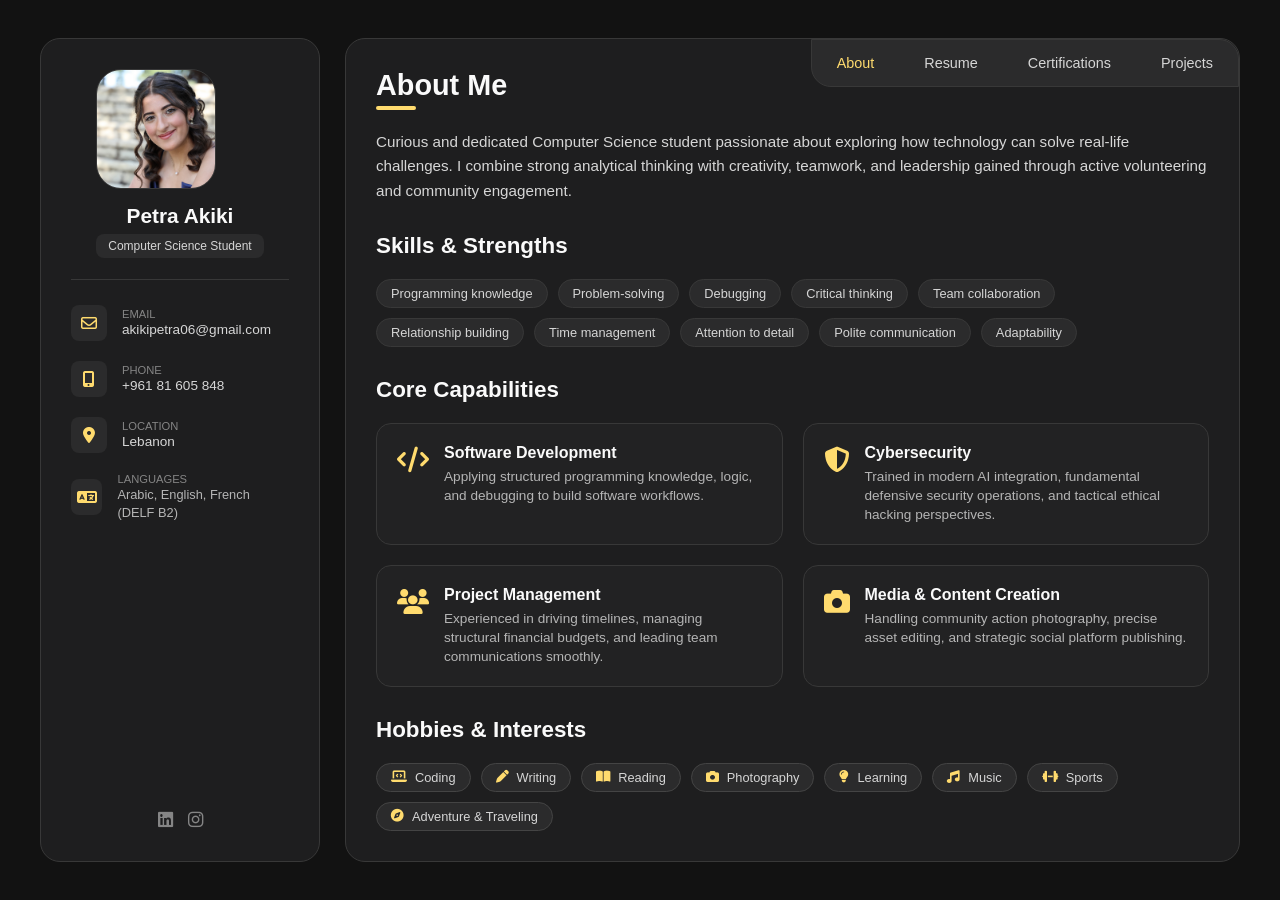
<file: index.html>
<!DOCTYPE html>
<html lang="en">
<head>
    <meta charset="UTF-8">
    <meta name="viewport" content="width=device-width, initial-scale=1.0">
    <title>Petra Akiki - Portfolio</title>
    <link rel="stylesheet" href="style.css">
    <link rel="stylesheet" href="https://cdnjs.cloudflare.com/ajax/libs/font-awesome/6.4.0/css/all.min.css">
</head>
<body>

    <div class="container">
        
        <aside class="sidebar">
            <div class="profile-info">
                <div class="avatar">
                    <img src="petra.jpg" alt="Petra Akiki">
                </div>
                <h2>Petra Akiki</h2>
                <span class="badge">Computer Science Student</span>
            </div>

            <hr class="separator">

            <ul class="contact-list">
                <li>
                    <i class="fa-regular fa-envelope"></i>
                    <div>
                        <p class="label">Email</p>
                        <a href="mailto:akikipetra06@gmail.com">akikipetra06@gmail.com</a>
                    </div>
                </li>
                <li>
                    <i class="fa-solid fa-mobile-screen-button"></i>
                    <div>
                        <p class="label">Phone</p>
                        <span>+961 81 605 848</span>
                    </div>
                </li>
                <li>
                    <i class="fa-solid fa-location-dot"></i>
                    <div>
                        <p class="label">Location</p>
                        <span>Lebanon</span>
                    </div>
                </li>
                <li>
                    <i class="fa-solid fa-language"></i>
                    <div>
                        <p class="label">Languages</p>
                        <span style="font-size: 0.8rem; color: #b5b5b5;">
                            Arabic, English, French (DELF B2)
                        </span>
                    </div>
                </li>
            </ul>

            <div class="socials">
                <a href="https://linkedin.com/in/PetraAKIKI" target="_blank"><i class="fa-brands fa-linkedin"></i></a>
                <a href="https://instagram.com/petra_akiki" target="_blank"><i class="fa-brands fa-instagram"></i></a>
            </div>
        </aside>

        <main class="main-content">
            
            <nav class="navbar">
                <a href="#" class="nav-link active" data-target="about">About</a>
                <a href="#" class="nav-link" data-target="resume">Resume</a>
                <a href="#" class="nav-link" data-target="certifications">Certifications</a>
                <a href="#" class="nav-link" data-target="projects">Projects</a>            
            </nav>

            <section id="about" class="content-section active">
                <h1 class="section-title">About Me</h1>
                <p class="bio">
                    Curious and dedicated Computer Science student passionate about exploring how technology can solve real-life challenges. I combine strong analytical thinking with creativity, teamwork, and leadership gained through active volunteering and community engagement.
                </p>

                <h2 class="sub-title">Skills & Strengths</h2>
                <div class="skills-tags">
                    <span>Programming knowledge</span>
                    <span>Problem-solving</span>
                    <span>Debugging</span>
                    <span>Critical thinking</span>
                    <span>Team collaboration</span>
                    <span>Relationship building</span>
                    <span>Time management</span>
                    <span>Attention to detail</span>
                    <span>Polite communication</span>
                    <span>Adaptability</span>
                </div>

                <h2 class="sub-title" style="margin-top: 30px;">Core Capabilities</h2>
                <div class="grid-container">
                    <div class="card">
                        <i class="fa-solid fa-code card-icon"></i>
                        <div>
                            <h3>Software Development</h3>
                            <p>Applying structured programming knowledge, logic, and debugging to build software workflows.</p>
                        </div>
                    </div>
                    <div class="card">
                        <i class="fa-solid fa-shield-halved card-icon"></i>
                        <div>
                            <h3>Cybersecurity</h3>
                            <p>Trained in modern AI integration, fundamental defensive security operations, and tactical ethical hacking perspectives.</p>
                        </div>
                    </div>
                    <div class="card">
                        <i class="fa-solid fa-users card-icon"></i>
                        <div>
                            <h3>Project Management</h3>
                            <p>Experienced in driving timelines, managing structural financial budgets, and leading team communications smoothly.</p>
                        </div>
                    </div>
                    <div class="card">
                        <i class="fa-solid fa-camera card-icon"></i>
                        <div>
                            <h3>Media & Content Creation</h3>
                            <p>Handling community action photography, precise asset editing, and strategic social platform publishing.</p>
                        </div>
                    </div>
                </div>

                <h2 class="sub-title" style="margin-top: 30px;">Hobbies & Interests</h2>
                <div class="skills-tags hobbies">
                    <span><i class="fa-solid fa-laptop-code"></i> Coding</span>
                    <span><i class="fa-solid fa-pen"></i> Writing</span>
                    <span><i class="fa-solid fa-book-open"></i> Reading</span>
                    <span><i class="fa-solid fa-camera"></i> Photography</span>
                    <span><i class="fa-solid fa-lightbulb"></i> Learning</span>
                    <span><i class="fa-solid fa-music"></i> Music</span>
                    <span><i class="fa-solid fa-dumbbell"></i> Sports</span>
                    <span><i class="fa-solid fa-compass"></i> Adventure & Traveling</span>
                </div>
            </section>

            <section id="resume" class="content-section">
                <h1 class="section-title">Resume</h1>
                
                <div class="timeline-container">
                    <h2 class="sub-title"><i class="fa-solid fa-briefcase"></i> Professional Experience</h2>
                    <div class="timeline-item">
                        <h3>Teacher — Sisters of the Cross School, Hrajel</h3>
                        <span>September 2026 - Present</span>
                        <p>Demonstrated exceptional adaptability by designing and delivering technical curricula tailored to the vastly different cognitive levels of 7 distinct classes, ranging from preschool (MS) to middle school (7ème).</p>
                    </div>
                    <div class="timeline-item">
                        <h3>Sales Representative — NAT'S NUTS</h3>
                        <span>2025 - Present</span>
                        <p>Utilized persuasive relationship-building frameworks, active listening, and a proactive attitude to systematically exceed designated sales benchmarks and deliver granular daily revenue logging.</p>
                    </div>
                    <div class="timeline-item">
                        <h3>Instructor — GROUPE Z</h3>
                        <span>2024 - Present</span>
                        <p>Facilitated high-level cooperative communication channels across internal staff, youth participants, parental stakeholders, and leadership. Actively relied on deep patience and strategic problem-solving daily.</p>
                    </div>
                </div>

                <div class="timeline-container" style="margin-top: 30px;">
                    <h2 class="sub-title"><i class="fa-solid fa-hands-holding-child"></i> Volunteering & Community Service</h2>
                    <div class="timeline-item">
                        <h3>Animatrice, Social Agent, Treasurer & Secretary — Fersen / Tala2e3 / Chabibeh</h3>
                        <span>2015 - 2025</span>
                        <p>Managed multiple overlapping concurrent community operations. Spearheaded end-to-end camp logistics, generated visual media assets for social networks, organized financial logging systems, balanced operating budgets, and directly handled critical customer service operations.</p>
                    </div>
                    <div class="timeline-item">
                        <h3>Scout Troop Leader — Mar Ephrem Scout, Kfardebian</h3>
                        <span>2012 - 2022</span>
                        <p>Coordinated safely structured remote camping ventures, integrated foundational life lessons into engaging weekly events, and conducted alignment meetings alongside parent circles and troop directors.</p>
                    </div>
                    <div class="timeline-item">
                        <h3>Choral Music Player — Mar Ephrem Kfardebian</h3>
                        <span>2019 - 2024</span>
                        <p>Contributed to communal group musical events and rhythmic team settings.</p>
                    </div>
                    <div class="timeline-item">
                        <h3>Voluntary Assistant — SESOBEL</h3>
                        <span>June 2023 - July 2023</span>
                        <p>Employed heavy empathetic care strategies and close teamwork models to provide structured, safe, and positive spaces tailored for children navigating disabilities.</p>
                    </div>
                </div>

                <div class="timeline-container" style="margin-top: 30px;">
                    <h2 class="sub-title"><i class="fa-solid fa-graduation-cap"></i> Education</h2>
                    <div class="timeline-item">
                        <h3>Piscne 1 - 42 Beirut</h3>
                        <span>September 2026</span>
                    </div>
                    <div class="timeline-item">
                        <h3>License in Computer Science — LEBANESE UNIVERSITY</h3>
                        <span>2024 - Present</span>
                    </div>
                    <div class="timeline-item">
                        <h3>Lebanese Baccalaureate (SG) — SSCC-KFARDEBIANE SCHOOL</h3>
                        <span>General Education (Graduated 2024)</span>
                    </div>
                </div>
            </section>

            <section id="certifications" class="content-section">
                <h1 class="section-title">Certifications & Honors</h1>
                <div class="grid-container">
                    <div class="card">
                        <i class="fa-solid fa-4"></i><i class="fa-solid fa-2"></i>
                        <div>
                            <h3>42 Piscine</h3>
                            <p>42 — <strong>August 31 - September 2026</strong></p>
                        </div>
                    </div>
                    <div class="card">
                        <i class="fa-solid fa-shield-halved card-icon"></i>
                        <div>
                            <h3>Hacking Day 2026</h3>
                            <p>Semicolon Academy — <strong>September 12, 2026</strong></p>
                        </div>
                    </div>
                    <div class="card">
                        <i class="fa-solid fa-shield-halved card-icon"></i>
                        <div>
                            <h3>CYBERSECURITY (SHORT COURSE)</h3>
                            <p>OHSC — <strong>May 24, 2026</strong></p>
                        </div>
                    </div>
                    <div class="card">
                        <i class="fa-solid fa-robot card-icon"></i>
                        <div>
                            <h3>Introduction to Modern AI</h3>
                            <p>Lusail University via Cisco Networking Academy — <strong>March 9, 2026</strong></p>
                        </div>
                    </div>
                    <div class="card">
                        <i class="fa-solid fa-shield-halved card-icon"></i>
                        <div>
                            <h3>Introduction to Cybersecurity</h3>
                            <p>Lusail University via Cisco Networking Academy — <strong>March 6, 2026</strong></p>
                        </div>
                    </div>
                    <div class="card">
                        <i class="fa-solid fa-user-ninja card-icon"></i>
                        <div>
                            <h3>Inside the Mind of Ethical Hackers</h3>
                            <p>Semicolon Professional Attendance Certification — <strong>2025</strong></p>
                        </div>
                    </div>
                    <div class="card">
                        <i class="fa-solid fa-passport card-icon"></i>
                        <div>
                            <h3>How to Land Your First Cybersecurity Job</h3>
                            <p>Semicolon Career Acceleration Workshop Attendance — <strong>2025</strong></p>
                        </div>
                    </div>
                    <div class="card">
                        <i class="fa-solid fa-dna card-icon"></i>
                        <div>
                            <h3>Bio-Informatics Research Workshop</h3>
                            <p>IEEE Student Branch - Lebanese University — <strong>2024</strong></p>
                        </div>
                    </div>

                    <div class="card">
                        <i class="fa-solid fa-medal card-icon"></i>
                        <div>
                            <h3>Lebanese Baccalaureate (SG)</h3>
                            <p>General Education (General Sciences Track) — <strong>2024</strong></p>
                        </div>
                    </div>

                    <div class="card">
                        <i class="fa-solid fa-certificate card-icon"></i>
                        <div>
                            <h3>DELF B2 Language Certification</h3>
                            <p>Institut français (Validated French Fluency Competency) — <strong>2024</strong></p>
                        </div>
                    </div>
                    <div class="card">
                        <i class="fa-solid fa-gamepad card-icon"></i>
                        <div>
                            <h3>Intro to Computer Programming & Game Dev</h3>
                            <p>J-Tech Academy — <strong>2023</strong></p>
                        </div>
                    </div>
                </div>
            </section>

            <section id="projects" class="content-section">
                <h1 class="section-title">Projects</h1>
                <div class="grid-container">
                    
                    <div class="card project-card">
                        <i class="fa-solid fa-database card-icon"></i>
                        <div>
                            <h3>Petrol Station & Coffee Shop Database</h3>
                            <span class="project-type">Academic & Real-Life Application</span>
                            <p>Designed and optimized the complete relational database schema to support a dual-service petrol station and coffee shop business. Implemented structural integrity constraints, data normalization protocols, and written complex SQL queries to track inventory, transactions, and sales workflows.</p>
                            <div class="project-tags">
                                <span>SQL</span>
                                <span>Database Design</span>
                                <span>Relational Schema</span>
                            </div>
                        </div>
                    </div>

                    <div class="card project-card">
                        <i class="fa-brands fa-python card-icon"></i>
                        <div>
                            <h3>Automated Exam Planner Generator</h3>
                            <span class="project-type">University Academic Project</span>
                            <p>Built a functional algorithmic scheduling tool in Python designed to generate automated exam planners. Utilized object-oriented principles, custom constraint logic, and date-time management structures to output collision-free study and examination timelines.</p>
                            <div class="project-tags">
                                <span>Python</span>
                                <span>OOP</span>
                                <span>Scheduling Algorithms</span>
                                <span>Logic Design</span>
                            </div>
                        </div>
                    </div>

                    <div class="card project-card">
                        <i class="fa-solid fa-gas-pump card-icon"></i>
                        <div>
                            <h3>Commercial Web Platform</h3>
                            <span class="project-type">Real-Life Solution (Pending Deployment)</span>
                            <p>Engineered a multi-service client web interface custom-tailored for a combined Coffee Shop and Petrol Station business model. Focused on UI fluid navigation, responsive service menus, and optimized styling scripts to complement the business infrastructure.</p>
                            <div class="project-tags">
                                <span>HTML5</span>
                                <span>CSS3</span>
                                <span>JavaScript</span>
                                <span>UI/UX Design</span>
                            </div>
                        </div>
                    </div>

                    <div class="card project-card">
                        <i class="fa-solid fa-wand-magic-sparkles card-icon"></i>
                        <div>
                            <h3>Creative E-Commerce Web Interface</h3>
                            <span class="project-type">Real-Life Solution (Pending Deployment)</span>
                            <p>Developed a dual-purpose frontend platform combining an elegant visual portfolio layout for an Event Designer alongside a dynamic retail layout for a Toy Store. Emphasizes clean semantic modular architecture and complete asset responsiveness.</p>
                            <div class="project-tags">
                                <span>Frontend Dev</span>
                                <span>Responsive Layout</span>
                                <span>Web Styling</span>
                            </div>
                        </div>
                    </div>

                    <div class="card project-card">
                        <i class="fa-solid fa-map-location-dot card-icon"></i>
                        <div>
                            <h3>Interactive Lebanon Travel Planner</h3>
                            <span class="project-type">University Academic Project</span>
                            <p>Created an interactive tourism web platform showcasing prime destinations to visit in Lebanon. Programmed custom client-side conditional logic that dynamically cross-references a user's arrival date to generate targeted packaging checklists and seasonal activity suggestions.</p>
                            <div class="project-tags">
                                <span>HTML/CSS</span>
                                <span>JavaScript DOM</span>
                                <span>Conditional Logic</span>
                            </div>
                        </div>
                    </div>

                    <div class="card project-card">
                        <i class="fa-solid fa-gamepad card-icon"></i>
                        <div>
                            <h3>Interactive Game Canvas Simulation</h3>
                            <span class="project-type">J-Tech Academy Certification Project (2023)</span>
                            <p>Programmed an interactive environment and custom canvas game logic rendering loop vectors, state switches, and collision detections via the p5.js library.</p>
                            <div class="project-tags">
                                <span>p5.js</span>
                                <span>JavaScript</span>
                                <span>Game Loop Logic</span>
                                <span>Creative Coding</span>
                            </div>
                        </div>
                    </div>

                </div>
            </section>
        </main>
    </div>

    <script src="script.js"></script>
</body>
</html>
</file>
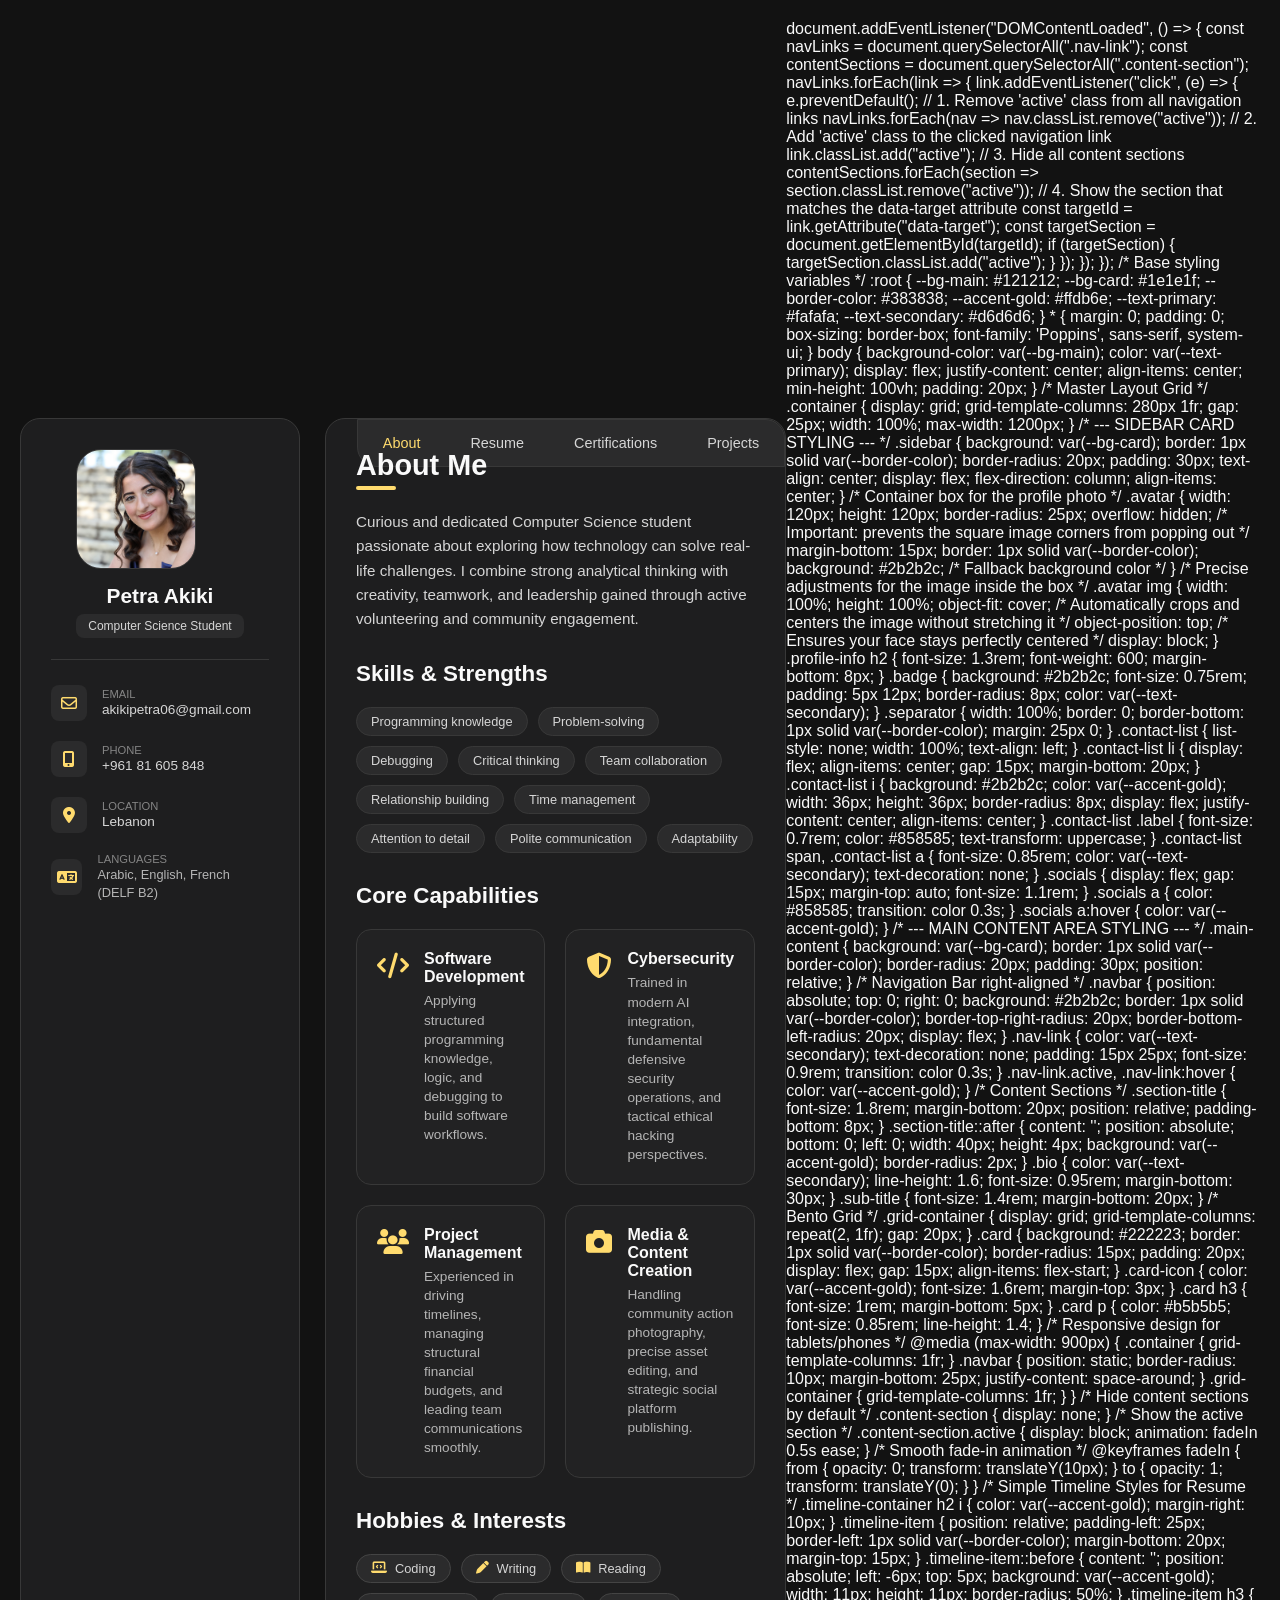
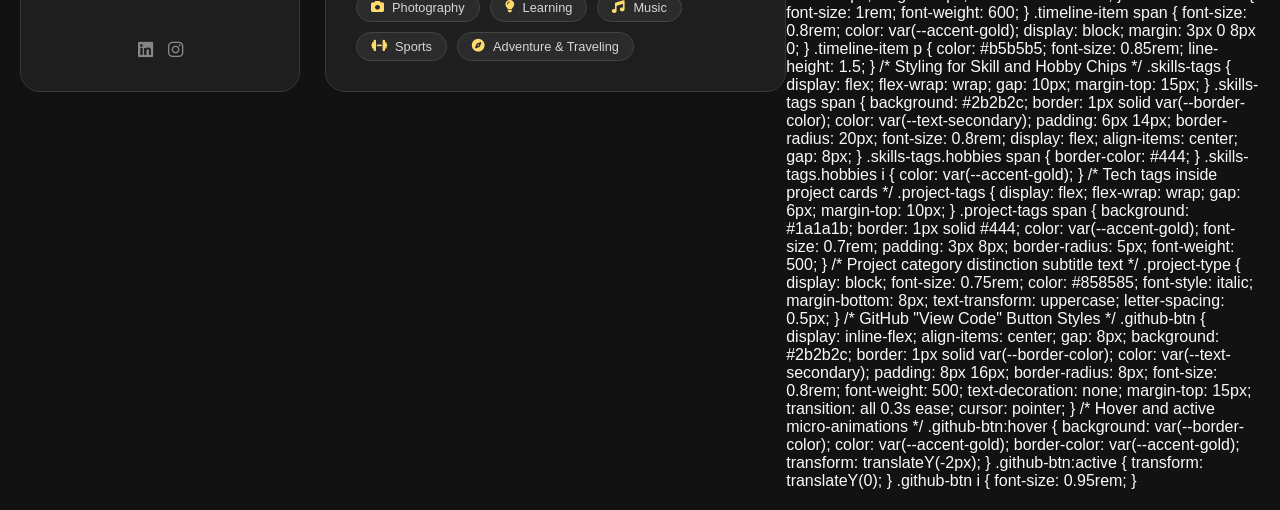
<file: pcv.html>
<!DOCTYPE html>
<html lang="en">
<head>
    <meta charset="UTF-8">
    <meta name="viewport" content="width=device-width, initial-scale=1.0">
    <title>Petra Akiki - Portfolio</title>
    <link rel="stylesheet" href="style.css">
    <link rel="stylesheet" href="https://cdnjs.cloudflare.com/ajax/libs/font-awesome/6.4.0/css/all.min.css">
</head>
<body>

    <div class="container">
        
        <aside class="sidebar">
            <div class="profile-info">
                <div class="avatar">
                    <img src="petra.jpg" alt="Petra Akiki">
                </div>
                <h2>Petra Akiki</h2>
                <span class="badge">Computer Science Student</span>
            </div>

            <hr class="separator">

            <ul class="contact-list">
                <li>
                    <i class="fa-regular fa-envelope"></i>
                    <div>
                        <p class="label">Email</p>
                        <a href="mailto:akikipetra06@gmail.com">akikipetra06@gmail.com</a>
                    </div>
                </li>
                <li>
                    <i class="fa-solid fa-mobile-screen-button"></i>
                    <div>
                        <p class="label">Phone</p>
                        <span>+961 81 605 848</span>
                    </div>
                </li>
                <li>
                    <i class="fa-solid fa-location-dot"></i>
                    <div>
                        <p class="label">Location</p>
                        <span>Lebanon</span>
                    </div>
                </li>
                <li>
                    <i class="fa-solid fa-language"></i>
                    <div>
                        <p class="label">Languages</p>
                        <span style="font-size: 0.8rem; color: #b5b5b5;">
                            Arabic, English, French (DELF B2)
                        </span>
                    </div>
                </li>
            </ul>

            <div class="socials">
                <a href="https://linkedin.com/in/PetraAKIKI" target="_blank"><i class="fa-brands fa-linkedin"></i></a>
                <a href="https://instagram.com/petra_akiki" target="_blank"><i class="fa-brands fa-instagram"></i></a>
            </div>
        </aside>

        <main class="main-content">
            
            <nav class="navbar">
                <a href="#" class="nav-link active" data-target="about">About</a>
                <a href="#" class="nav-link" data-target="resume">Resume</a>
                <a href="#" class="nav-link" data-target="certifications">Certifications</a>
                <a href="#" class="nav-link" data-target="projects">Projects</a>            
            </nav>

            <section id="about" class="content-section active">
                <h1 class="section-title">About Me</h1>
                <p class="bio">
                    Curious and dedicated Computer Science student passionate about exploring how technology can solve real-life challenges. I combine strong analytical thinking with creativity, teamwork, and leadership gained through active volunteering and community engagement.
                </p>

                <h2 class="sub-title">Skills & Strengths</h2>
                <div class="skills-tags">
                    <span>Programming knowledge</span>
                    <span>Problem-solving</span>
                    <span>Debugging</span>
                    <span>Critical thinking</span>
                    <span>Team collaboration</span>
                    <span>Relationship building</span>
                    <span>Time management</span>
                    <span>Attention to detail</span>
                    <span>Polite communication</span>
                    <span>Adaptability</span>
                </div>

                <h2 class="sub-title" style="margin-top: 30px;">Core Capabilities</h2>
                <div class="grid-container">
                    <div class="card">
                        <i class="fa-solid fa-code card-icon"></i>
                        <div>
                            <h3>Software Development</h3>
                            <p>Applying structured programming knowledge, logic, and debugging to build software workflows.</p>
                        </div>
                    </div>
                    <div class="card">
                        <i class="fa-solid fa-shield-halved card-icon"></i>
                        <div>
                            <h3>Cybersecurity</h3>
                            <p>Trained in modern AI integration, fundamental defensive security operations, and tactical ethical hacking perspectives.</p>
                        </div>
                    </div>
                    <div class="card">
                        <i class="fa-solid fa-users card-icon"></i>
                        <div>
                            <h3>Project Management</h3>
                            <p>Experienced in driving timelines, managing structural financial budgets, and leading team communications smoothly.</p>
                        </div>
                    </div>
                    <div class="card">
                        <i class="fa-solid fa-camera card-icon"></i>
                        <div>
                            <h3>Media & Content Creation</h3>
                            <p>Handling community action photography, precise asset editing, and strategic social platform publishing.</p>
                        </div>
                    </div>
                </div>

                <h2 class="sub-title" style="margin-top: 30px;">Hobbies & Interests</h2>
                <div class="skills-tags hobbies">
                    <span><i class="fa-solid fa-laptop-code"></i> Coding</span>
                    <span><i class="fa-solid fa-pen"></i> Writing</span>
                    <span><i class="fa-solid fa-book-open"></i> Reading</span>
                    <span><i class="fa-solid fa-camera"></i> Photography</span>
                    <span><i class="fa-solid fa-lightbulb"></i> Learning</span>
                    <span><i class="fa-solid fa-music"></i> Music</span>
                    <span><i class="fa-solid fa-dumbbell"></i> Sports</span>
                    <span><i class="fa-solid fa-compass"></i> Adventure & Traveling</span>
                </div>
            </section>

            <section id="resume" class="content-section">
                <h1 class="section-title">Resume</h1>
                
                <div class="timeline-container">
                    <h2 class="sub-title"><i class="fa-solid fa-briefcase"></i> Professional Experience</h2>
                    <div class="timeline-item">
                        <h3>Instructor — GROUPE Z</h3>
                        <span>2024 - Present</span>
                        <p>Facilitated high-level cooperative communication channels across internal staff, youth participants, parental stakeholders, and leadership. Actively relied on deep patience and strategic problem-solving daily.</p>
                    </div>
                    <div class="timeline-item">
                        <h3>Sales Representative — NAT'S NUTS</h3>
                        <span>2025 - Present</span>
                        <p>Utilized persuasive relationship-building frameworks, active listening, and a proactive attitude to systematically exceed designated sales benchmarks and deliver granular daily revenue logging.</p>
                    </div>
                </div>

                <div class="timeline-container" style="margin-top: 30px;">
                    <h2 class="sub-title"><i class="fa-solid fa-hands-holding-child"></i> Volunteering & Community Service</h2>
                    <div class="timeline-item">
                        <h3>Animatrice, Social Agent, Treasurer & Secretary — Fersen / Tala2e3 / Chabibeh</h3>
                        <span>2015 - 2025</span>
                        <p>Managed multiple overlapping concurrent community operations. Spearheaded end-to-end camp logistics, generated visual media assets for social networks, organized financial logging systems, balanced operating budgets, and directly handled critical customer service operations.</p>
                    </div>
                    <div class="timeline-item">
                        <h3>Scout Troop Leader — Mar Ephrem Scout, Kfardebian</h3>
                        <span>2012 - 2022</span>
                        <p>Coordinated safely structured remote camping ventures, integrated foundational life lessons into engaging weekly events, and conducted alignment meetings alongside parent circles and troop directors.</p>
                    </div>
                    <div class="timeline-item">
                        <h3>Choral Music Player — Mar Ephrem Kfardebian</h3>
                        <span>2019 - 2024</span>
                        <p>Contributed to communal group musical events and rhythmic team settings.</p>
                    </div>
                    <div class="timeline-item">
                        <h3>Voluntary Assistant — SESOBEL</h3>
                        <span>June 2023 - July 2023</span>
                        <p>Employed heavy empathetic care strategies and close teamwork models to provide structured, safe, and positive spaces tailored for children navigating disabilities.</p>
                    </div>
                </div>

                <div class="timeline-container" style="margin-top: 30px;">
                    <h2 class="sub-title"><i class="fa-solid fa-graduation-cap"></i> Education</h2>
                    <div class="timeline-item">
                        <h3>License in Computer Science — LEBANESE UNIVERSITY</h3>
                        <span>2024 - Present</span>
                    </div>
                    <div class="timeline-item">
                        <h3>Lebanese Baccalaureate (SG) — SSCC-KFARDEBIANE SCHOOL</h3>
                        <span>General Education (Graduated 2024)</span>
                    </div>
                </div>
            </section>

            <section id="certifications" class="content-section">
                <h1 class="section-title">Certifications & Honors</h1>
                <div class="grid-container">
                    <div class="card">
                        <i class="fa-solid fa-shield-halved card-icon"></i>
                        <div>
                            <h3>CYBERSECURITY (SHORT COURSE)</h3>
                            <p>OHSC — <strong>May 24, 2026</strong></p>
                        </div>
                    </div>
                    <div class="card">
                        <i class="fa-solid fa-robot card-icon"></i>
                        <div>
                            <h3>Introduction to Modern AI</h3>
                            <p>Lusail University via Cisco Networking Academy — <strong>March 9, 2026</strong></p>
                        </div>
                    </div>
                    <div class="card">
                        <i class="fa-solid fa-shield-halved card-icon"></i>
                        <div>
                            <h3>Introduction to Cybersecurity</h3>
                            <p>Lusail University via Cisco Networking Academy — <strong>March 6, 2026</strong></p>
                        </div>
                    </div>
                    <div class="card">
                        <i class="fa-solid fa-user-ninja card-icon"></i>
                        <div>
                            <h3>Inside the Mind of Ethical Hackers</h3>
                            <p>Semicolon Professional Attendance Certification — <strong>2025</strong></p>
                        </div>
                    </div>
                    <div class="card">
                        <i class="fa-solid fa-passport card-icon"></i>
                        <div>
                            <h3>How to Land Your First Cybersecurity Job</h3>
                            <p>Semicolon Career Acceleration Workshop Attendance — <strong>2025</strong></p>
                        </div>
                    </div>
                    <div class="card">
                        <i class="fa-solid fa-dna card-icon"></i>
                        <div>
                            <h3>Bio-Informatics Research Workshop</h3>
                            <p>IEEE Student Branch - Lebanese University — <strong>2024</strong></p>
                        </div>
                    </div>

                    <div class="card">
                        <i class="fa-solid fa-medal card-icon"></i>
                        <div>
                            <h3>Lebanese Baccalaureate (SG)</h3>
                            <p>General Education (General Sciences Track) — <strong>2024</strong></p>
                        </div>
                    </div>

                    <div class="card">
                        <i class="fa-solid fa-certificate card-icon"></i>
                        <div>
                            <h3>DELF B2 Language Certification</h3>
                            <p>Institut français (Validated French Fluency Competency) — <strong>2024</strong></p>
                        </div>
                    </div>
                    <div class="card">
                        <i class="fa-solid fa-gamepad card-icon"></i>
                        <div>
                            <h3>Intro to Computer Programming & Game Dev</h3>
                            <p>J-Tech Academy — <strong>2023</strong></p>
                        </div>
                    </div>
                </div>
            </section>

            <section id="projects" class="content-section">
                <h1 class="section-title">Projects</h1>
                <div class="grid-container">
                    
                    <div class="card project-card">
                        <i class="fa-solid fa-database card-icon"></i>
                        <div>
                            <h3>Petrol Station & Coffee Shop Database</h3>
                            <span class="project-type">Academic & Real-Life Application</span>
                            <p>Designed and optimized the complete relational database schema to support a dual-service petrol station and coffee shop business. Implemented structural integrity constraints, data normalization protocols, and written complex SQL queries to track inventory, transactions, and sales workflows.</p>
                            <div class="project-tags">
                                <span>SQL</span>
                                <span>Database Design</span>
                                <span>Relational Schema</span>
                            </div>
                        </div>
                    </div>

                    <div class="card project-card">
                        <i class="fa-brands fa-python card-icon"></i>
                        <div>
                            <h3>Automated Exam Planner Generator</h3>
                            <span class="project-type">University Academic Project</span>
                            <p>Built a functional algorithmic scheduling tool in Python designed to generate automated exam planners. Utilized object-oriented principles, custom constraint logic, and date-time management structures to output collision-free study and examination timelines.</p>
                            <div class="project-tags">
                                <span>Python</span>
                                <span>OOP</span>
                                <span>Scheduling Algorithms</span>
                                <span>Logic Design</span>
                            </div>
                        </div>
                    </div>

                    <div class="card project-card">
                        <i class="fa-solid fa-gas-pump card-icon"></i>
                        <div>
                            <h3>Commercial Web Platform</h3>
                            <span class="project-type">Real-Life Solution (Pending Deployment)</span>
                            <p>Engineered a multi-service client web interface custom-tailored for a combined Coffee Shop and Petrol Station business model. Focused on UI fluid navigation, responsive service menus, and optimized styling scripts to complement the business infrastructure.</p>
                            <div class="project-tags">
                                <span>HTML5</span>
                                <span>CSS3</span>
                                <span>JavaScript</span>
                                <span>UI/UX Design</span>
                            </div>
                        </div>
                    </div>

                    <div class="card project-card">
                        <i class="fa-solid fa-wand-magic-sparkles card-icon"></i>
                        <div>
                            <h3>Creative E-Commerce Web Interface</h3>
                            <span class="project-type">Real-Life Solution (Pending Deployment)</span>
                            <p>Developed a dual-purpose frontend platform combining an elegant visual portfolio layout for an Event Designer alongside a dynamic retail layout for a Toy Store. Emphasizes clean semantic modular architecture and complete asset responsiveness.</p>
                            <div class="project-tags">
                                <span>Frontend Dev</span>
                                <span>Responsive Layout</span>
                                <span>Web Styling</span>
                            </div>
                        </div>
                    </div>

                    <div class="card project-card">
                        <i class="fa-solid fa-map-location-dot card-icon"></i>
                        <div>
                            <h3>Interactive Lebanon Travel Planner</h3>
                            <span class="project-type">University Academic Project</span>
                            <p>Created an interactive tourism web platform showcasing prime destinations to visit in Lebanon. Programmed custom client-side conditional logic that dynamically cross-references a user's arrival date to generate targeted packaging checklists and seasonal activity suggestions.</p>
                            <div class="project-tags">
                                <span>HTML/CSS</span>
                                <span>JavaScript DOM</span>
                                <span>Conditional Logic</span>
                            </div>
                        </div>
                    </div>

                    <div class="card project-card">
                        <i class="fa-solid fa-gamepad card-icon"></i>
                        <div>
                            <h3>Interactive Game Canvas Simulation</h3>
                            <span class="project-type">J-Tech Academy Certification Project (2023)</span>
                            <p>Programmed an interactive environment and custom canvas game logic rendering loop vectors, state switches, and collision detections via the p5.js library.</p>
                            <div class="project-tags">
                                <span>p5.js</span>
                                <span>JavaScript</span>
                                <span>Game Loop Logic</span>
                                <span>Creative Coding</span>
                            </div>
                        </div>
                    </div>

                </div>
            </section>
        </main>
    </div>

    <script src="script.js"></script>
</body>
</html>
document.addEventListener("DOMContentLoaded", () => {
    const navLinks = document.querySelectorAll(".nav-link");
    const contentSections = document.querySelectorAll(".content-section");

    navLinks.forEach(link => {
        link.addEventListener("click", (e) => {
            e.preventDefault();

            // 1. Remove 'active' class from all navigation links
            navLinks.forEach(nav => nav.classList.remove("active"));
            
            // 2. Add 'active' class to the clicked navigation link
            link.classList.add("active");

            // 3. Hide all content sections
            contentSections.forEach(section => section.classList.remove("active"));

            // 4. Show the section that matches the data-target attribute
            const targetId = link.getAttribute("data-target");
            const targetSection = document.getElementById(targetId);
            if (targetSection) {
                targetSection.classList.add("active");
            }
        });
    });
});
/* Base styling variables */
:root {
    --bg-main: #121212;
    --bg-card: #1e1e1f;
    --border-color: #383838;
    --accent-gold: #ffdb6e;
    --text-primary: #fafafa;
    --text-secondary: #d6d6d6;
}

* {
    margin: 0;
    padding: 0;
    box-sizing: border-box;
    font-family: 'Poppins', sans-serif, system-ui;
}

body {
    background-color: var(--bg-main);
    color: var(--text-primary);
    display: flex;
    justify-content: center;
    align-items: center;
    min-height: 100vh;
    padding: 20px;
}

/* Master Layout Grid */
.container {
    display: grid;
    grid-template-columns: 280px 1fr;
    gap: 25px;
    width: 100%;
    max-width: 1200px;
}

/* --- SIDEBAR CARD STYLING --- */
.sidebar {
    background: var(--bg-card);
    border: 1px solid var(--border-color);
    border-radius: 20px;
    padding: 30px;
    text-align: center;
    display: flex;
    flex-direction: column;
    align-items: center;
}

/* Container box for the profile photo */
.avatar {
    width: 120px;
    height: 120px;
    border-radius: 25px;
    overflow: hidden; /* Important: prevents the square image corners from popping out */
    margin-bottom: 15px;
    border: 1px solid var(--border-color);
    background: #2b2b2c; /* Fallback background color */
}

/* Precise adjustments for the image inside the box */
.avatar img {
    width: 100%;
    height: 100%;
    object-fit: cover; /* Automatically crops and centers the image without stretching it */
    object-position: top; /* Ensures your face stays perfectly centered */
    display: block;
}
.profile-info h2 {
    font-size: 1.3rem;
    font-weight: 600;
    margin-bottom: 8px;
}

.badge {
    background: #2b2b2c;
    font-size: 0.75rem;
    padding: 5px 12px;
    border-radius: 8px;
    color: var(--text-secondary);
}

.separator {
    width: 100%;
    border: 0;
    border-bottom: 1px solid var(--border-color);
    margin: 25px 0;
}

.contact-list {
    list-style: none;
    width: 100%;
    text-align: left;
}

.contact-list li {
    display: flex;
    align-items: center;
    gap: 15px;
    margin-bottom: 20px;
}

.contact-list i {
    background: #2b2b2c;
    color: var(--accent-gold);
    width: 36px;
    height: 36px;
    border-radius: 8px;
    display: flex;
    justify-content: center;
    align-items: center;
}

.contact-list .label {
    font-size: 0.7rem;
    color: #858585;
    text-transform: uppercase;
}

.contact-list span, .contact-list a {
    font-size: 0.85rem;
    color: var(--text-secondary);
    text-decoration: none;
}

.socials {
    display: flex;
    gap: 15px;
    margin-top: auto;
    font-size: 1.1rem;
}

.socials a {
    color: #858585;
    transition: color 0.3s;
}

.socials a:hover {
    color: var(--accent-gold);
}

/* --- MAIN CONTENT AREA STYLING --- */
.main-content {
    background: var(--bg-card);
    border: 1px solid var(--border-color);
    border-radius: 20px;
    padding: 30px;
    position: relative;
}

/* Navigation Bar right-aligned */
.navbar {
    position: absolute;
    top: 0;
    right: 0;
    background: #2b2b2c;
    border: 1px solid var(--border-color);
    border-top-right-radius: 20px;
    border-bottom-left-radius: 20px;
    display: flex;
}

.nav-link {
    color: var(--text-secondary);
    text-decoration: none;
    padding: 15px 25px;
    font-size: 0.9rem;
    transition: color 0.3s;
}

.nav-link.active, .nav-link:hover {
    color: var(--accent-gold);
}

/* Content Sections */
.section-title {
    font-size: 1.8rem;
    margin-bottom: 20px;
    position: relative;
    padding-bottom: 8px;
}

.section-title::after {
    content: '';
    position: absolute;
    bottom: 0;
    left: 0;
    width: 40px;
    height: 4px;
    background: var(--accent-gold);
    border-radius: 2px;
}

.bio {
    color: var(--text-secondary);
    line-height: 1.6;
    font-size: 0.95rem;
    margin-bottom: 30px;
}

.sub-title {
    font-size: 1.4rem;
    margin-bottom: 20px;
}

/* Bento Grid */
.grid-container {
    display: grid;
    grid-template-columns: repeat(2, 1fr);
    gap: 20px;
}

.card {
    background: #222223;
    border: 1px solid var(--border-color);
    border-radius: 15px;
    padding: 20px;
    display: flex;
    gap: 15px;
    align-items: flex-start;
}

.card-icon {
    color: var(--accent-gold);
    font-size: 1.6rem;
    margin-top: 3px;
}

.card h3 {
    font-size: 1rem;
    margin-bottom: 5px;
}

.card p {
    color: #b5b5b5;
    font-size: 0.85rem;
    line-height: 1.4;
}

/* Responsive design for tablets/phones */
@media (max-width: 900px) {
    .container {
        grid-template-columns: 1fr;
    }
    .navbar {
        position: static;
        border-radius: 10px;
        margin-bottom: 25px;
        justify-content: space-around;
    }
    .grid-container {
        grid-template-columns: 1fr;
    }
}
/* Hide content sections by default */
.content-section {
    display: none;
}

/* Show the active section */
.content-section.active {
    display: block;
    animation: fadeIn 0.5s ease;
}

/* Smooth fade-in animation */
@keyframes fadeIn {
    from { opacity: 0; transform: translateY(10px); }
    to { opacity: 1; transform: translateY(0); }
}

/* Simple Timeline Styles for Resume */
.timeline-container h2 i {
    color: var(--accent-gold);
    margin-right: 10px;
}

.timeline-item {
    position: relative;
    padding-left: 25px;
    border-left: 1px solid var(--border-color);
    margin-bottom: 20px;
    margin-top: 15px;
}

.timeline-item::before {
    content: '';
    position: absolute;
    left: -6px;
    top: 5px;
    background: var(--accent-gold);
    width: 11px;
    height: 11px;
    border-radius: 50%;
}

.timeline-item h3 {
    font-size: 1rem;
    font-weight: 600;
}

.timeline-item span {
    font-size: 0.8rem;
    color: var(--accent-gold);
    display: block;
    margin: 3px 0 8px 0;
}

.timeline-item p {
    color: #b5b5b5;
    font-size: 0.85rem;
    line-height: 1.5;
}
/* Styling for Skill and Hobby Chips */
.skills-tags {
    display: flex;
    flex-wrap: wrap;
    gap: 10px;
    margin-top: 15px;
}

.skills-tags span {
    background: #2b2b2c;
    border: 1px solid var(--border-color);
    color: var(--text-secondary);
    padding: 6px 14px;
    border-radius: 20px;
    font-size: 0.8rem;
    display: flex;
    align-items: center;
    gap: 8px;
}

.skills-tags.hobbies span {
    border-color: #444;
}

.skills-tags.hobbies i {
    color: var(--accent-gold);
}

/* Tech tags inside project cards */
.project-tags {
    display: flex;
    flex-wrap: wrap;
    gap: 6px;
    margin-top: 10px;
}

.project-tags span {
    background: #1a1a1b;
    border: 1px solid #444;
    color: var(--accent-gold);
    font-size: 0.7rem;
    padding: 3px 8px;
    border-radius: 5px;
    font-weight: 500;
}

/* Project category distinction subtitle text */
.project-type {
    display: block;
    font-size: 0.75rem;
    color: #858585;
    font-style: italic;
    margin-bottom: 8px;
    text-transform: uppercase;
    letter-spacing: 0.5px;
}

/* GitHub "View Code" Button Styles */
.github-btn {
    display: inline-flex;
    align-items: center;
    gap: 8px;
    background: #2b2b2c;
    border: 1px solid var(--border-color);
    color: var(--text-secondary);
    padding: 8px 16px;
    border-radius: 8px;
    font-size: 0.8rem;
    font-weight: 500;
    text-decoration: none;
    margin-top: 15px;
    transition: all 0.3s ease;
    cursor: pointer;
}

/* Hover and active micro-animations */
.github-btn:hover {
    background: var(--border-color);
    color: var(--accent-gold);
    border-color: var(--accent-gold);
    transform: translateY(-2px);
}

.github-btn:active {
    transform: translateY(0);
}

.github-btn i {
    font-size: 0.95rem;
}
</file>
<file: style.css>
/* Base styling variables */
:root {
    --bg-main: #121212;
    --bg-card: #1e1e1f;
    --border-color: #383838;
    --accent-gold: #ffdb6e;
    --text-primary: #fafafa;
    --text-secondary: #d6d6d6;
}

* {
    margin: 0;
    padding: 0;
    box-sizing: border-box;
    font-family: 'Poppins', sans-serif, system-ui;
}

body {
    background-color: var(--bg-main);
    color: var(--text-primary);
    display: flex;
    justify-content: center;
    align-items: center;
    min-height: 100vh;
    padding: 20px;
}

/* Master Layout Grid */
.container {
    display: grid;
    grid-template-columns: 280px 1fr;
    gap: 25px;
    width: 100%;
    max-width: 1200px;
}

/* --- SIDEBAR CARD STYLING --- */
.sidebar {
    background: var(--bg-card);
    border: 1px solid var(--border-color);
    border-radius: 20px;
    padding: 30px;
    text-align: center;
    display: flex;
    flex-direction: column;
    align-items: center;
}

/* Container box for the profile photo */
.avatar {
    width: 120px;
    height: 120px;
    border-radius: 25px;
    overflow: hidden; /* Important: prevents the square image corners from popping out */
    margin-bottom: 15px;
    border: 1px solid var(--border-color);
    background: #2b2b2c; /* Fallback background color */
}

/* Precise adjustments for the image inside the box */
.avatar img {
    width: 100%;
    height: 100%;
    object-fit: cover; /* Automatically crops and centers the image without stretching it */
    object-position: top; /* Ensures your face stays perfectly centered */
    display: block;
}
.profile-info h2 {
    font-size: 1.3rem;
    font-weight: 600;
    margin-bottom: 8px;
}

.badge {
    background: #2b2b2c;
    font-size: 0.75rem;
    padding: 5px 12px;
    border-radius: 8px;
    color: var(--text-secondary);
}

.separator {
    width: 100%;
    border: 0;
    border-bottom: 1px solid var(--border-color);
    margin: 25px 0;
}

.contact-list {
    list-style: none;
    width: 100%;
    text-align: left;
}

.contact-list li {
    display: flex;
    align-items: center;
    gap: 15px;
    margin-bottom: 20px;
}

.contact-list i {
    background: #2b2b2c;
    color: var(--accent-gold);
    width: 36px;
    height: 36px;
    border-radius: 8px;
    display: flex;
    justify-content: center;
    align-items: center;
}

.contact-list .label {
    font-size: 0.7rem;
    color: #858585;
    text-transform: uppercase;
}

.contact-list span, .contact-list a {
    font-size: 0.85rem;
    color: var(--text-secondary);
    text-decoration: none;
}

.socials {
    display: flex;
    gap: 15px;
    margin-top: auto;
    font-size: 1.1rem;
}

.socials a {
    color: #858585;
    transition: color 0.3s;
}

.socials a:hover {
    color: var(--accent-gold);
}

/* --- MAIN CONTENT AREA STYLING --- */
.main-content {
    background: var(--bg-card);
    border: 1px solid var(--border-color);
    border-radius: 20px;
    padding: 30px;
    position: relative;
}

/* Navigation Bar right-aligned */
.navbar {
    position: absolute;
    top: 0;
    right: 0;
    background: #2b2b2c;
    border: 1px solid var(--border-color);
    border-top-right-radius: 20px;
    border-bottom-left-radius: 20px;
    display: flex;
}

.nav-link {
    color: var(--text-secondary);
    text-decoration: none;
    padding: 15px 25px;
    font-size: 0.9rem;
    transition: color 0.3s;
}

.nav-link.active, .nav-link:hover {
    color: var(--accent-gold);
}

/* Content Sections */
.section-title {
    font-size: 1.8rem;
    margin-bottom: 20px;
    position: relative;
    padding-bottom: 8px;
}

.section-title::after {
    content: '';
    position: absolute;
    bottom: 0;
    left: 0;
    width: 40px;
    height: 4px;
    background: var(--accent-gold);
    border-radius: 2px;
}

.bio {
    color: var(--text-secondary);
    line-height: 1.6;
    font-size: 0.95rem;
    margin-bottom: 30px;
}

.sub-title {
    font-size: 1.4rem;
    margin-bottom: 20px;
}

/* Bento Grid */
.grid-container {
    display: grid;
    grid-template-columns: repeat(2, 1fr);
    gap: 20px;
}

.card {
    background: #222223;
    border: 1px solid var(--border-color);
    border-radius: 15px;
    padding: 20px;
    display: flex;
    gap: 15px;
    align-items: flex-start;
}

.card-icon {
    color: var(--accent-gold);
    font-size: 1.6rem;
    margin-top: 3px;
}

.card h3 {
    font-size: 1rem;
    margin-bottom: 5px;
}

.card p {
    color: #b5b5b5;
    font-size: 0.85rem;
    line-height: 1.4;
}

/* Responsive design for tablets/phones */
@media (max-width: 900px) {
    .container {
        grid-template-columns: 1fr;
    }
    .navbar {
        position: static;
        border-radius: 10px;
        margin-bottom: 25px;
        justify-content: space-around;
    }
    .grid-container {
        grid-template-columns: 1fr;
    }
}
/* Hide content sections by default */
.content-section {
    display: none;
}

/* Show the active section */
.content-section.active {
    display: block;
    animation: fadeIn 0.5s ease;
}

/* Smooth fade-in animation */
@keyframes fadeIn {
    from { opacity: 0; transform: translateY(10px); }
    to { opacity: 1; transform: translateY(0); }
}

/* Simple Timeline Styles for Resume */
.timeline-container h2 i {
    color: var(--accent-gold);
    margin-right: 10px;
}

.timeline-item {
    position: relative;
    padding-left: 25px;
    border-left: 1px solid var(--border-color);
    margin-bottom: 20px;
    margin-top: 15px;
}

.timeline-item::before {
    content: '';
    position: absolute;
    left: -6px;
    top: 5px;
    background: var(--accent-gold);
    width: 11px;
    height: 11px;
    border-radius: 50%;
}

.timeline-item h3 {
    font-size: 1rem;
    font-weight: 600;
}

.timeline-item span {
    font-size: 0.8rem;
    color: var(--accent-gold);
    display: block;
    margin: 3px 0 8px 0;
}

.timeline-item p {
    color: #b5b5b5;
    font-size: 0.85rem;
    line-height: 1.5;
}
/* Styling for Skill and Hobby Chips */
.skills-tags {
    display: flex;
    flex-wrap: wrap;
    gap: 10px;
    margin-top: 15px;
}

.skills-tags span {
    background: #2b2b2c;
    border: 1px solid var(--border-color);
    color: var(--text-secondary);
    padding: 6px 14px;
    border-radius: 20px;
    font-size: 0.8rem;
    display: flex;
    align-items: center;
    gap: 8px;
}

.skills-tags.hobbies span {
    border-color: #444;
}

.skills-tags.hobbies i {
    color: var(--accent-gold);
}

/* Tech tags inside project cards */
.project-tags {
    display: flex;
    flex-wrap: wrap;
    gap: 6px;
    margin-top: 10px;
}

.project-tags span {
    background: #1a1a1b;
    border: 1px solid #444;
    color: var(--accent-gold);
    font-size: 0.7rem;
    padding: 3px 8px;
    border-radius: 5px;
    font-weight: 500;
}

/* Project category distinction subtitle text */
.project-type {
    display: block;
    font-size: 0.75rem;
    color: #858585;
    font-style: italic;
    margin-bottom: 8px;
    text-transform: uppercase;
    letter-spacing: 0.5px;
}

/* GitHub "View Code" Button Styles */
.github-btn {
    display: inline-flex;
    align-items: center;
    gap: 8px;
    background: #2b2b2c;
    border: 1px solid var(--border-color);
    color: var(--text-secondary);
    padding: 8px 16px;
    border-radius: 8px;
    font-size: 0.8rem;
    font-weight: 500;
    text-decoration: none;
    margin-top: 15px;
    transition: all 0.3s ease;
    cursor: pointer;
}

/* Hover and active micro-animations */
.github-btn:hover {
    background: var(--border-color);
    color: var(--accent-gold);
    border-color: var(--accent-gold);
    transform: translateY(-2px);
}

.github-btn:active {
    transform: translateY(0);
}

.github-btn i {
    font-size: 0.95rem;
}
</file>
